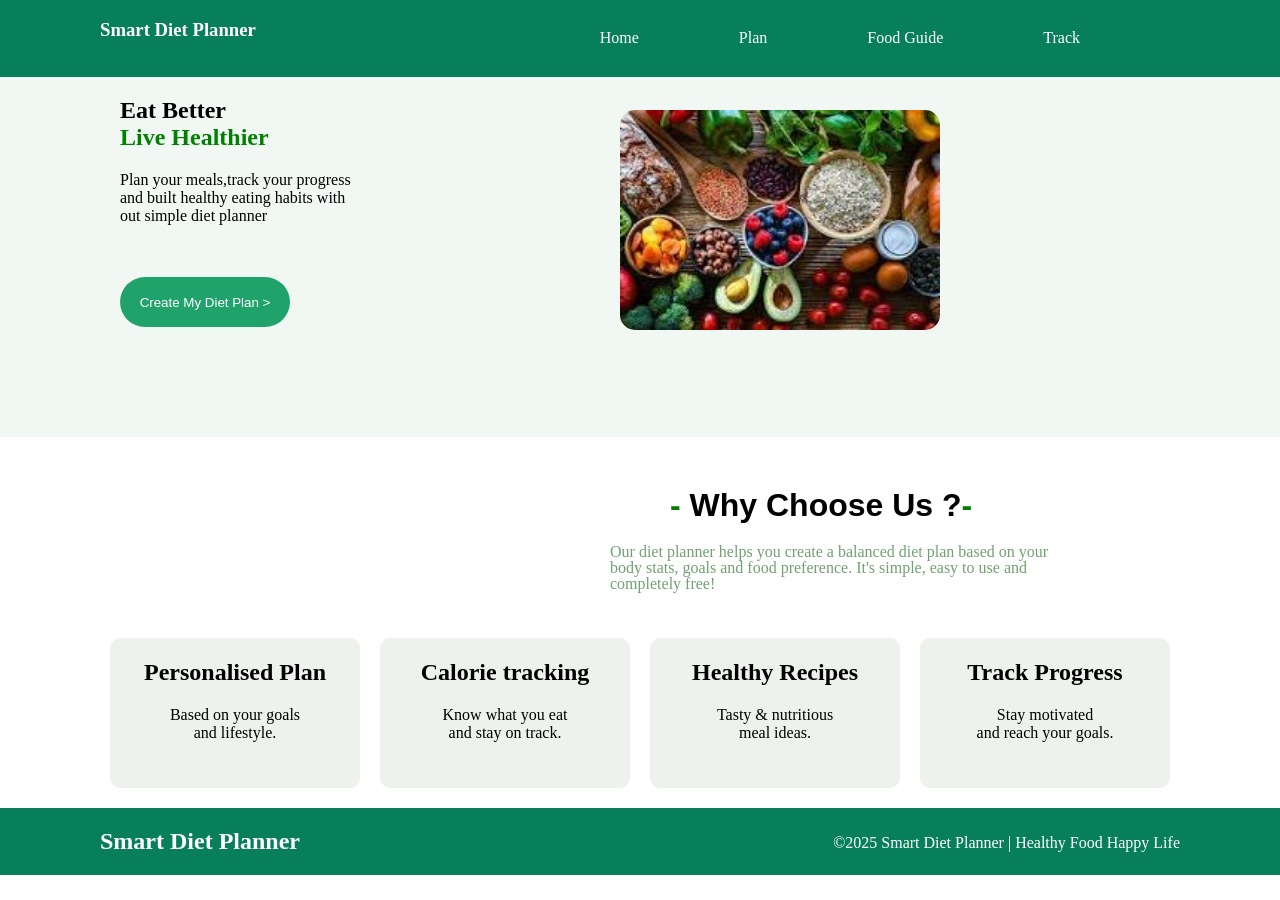
<file: smart diet planner/index.html>
<!DOCTYPE html>
<html lang="en">

<head>
    <meta charset="UTF-8">
    <meta name="viewport" content="width=device-width, initial-scale=1.0">
    <link rel="stylesheet" href="style.css">
    <title>Diet Planner</title>
</head>

<body>
    <header>


        <h3 id="mainHeading"><span>Smart </span>Diet Planner</h3>

        <nav class="links">
            <a href="index.html" >Home </a>
            <a href="myPlan.html" target="_blank">Plan </a>
            <a href="foodGuide.html" target="_blank">Food Guide </a>
            <a href="track.html" target="_blank">Track </a>
        </nav>
    </header>
    <div class="hero">
        <br>
        <div class="innerhero">
            <h2>Eat Better<br><span>Live Healthier</span></h2>
            <p>Plan your meals,track your progress <br>and built healthy eating habits with <br> out simple diet planner
            </p>

            <br>
            <br>

            <button type="button" id="createPlanBtn">Create My Diet Plan &gt;</button>
        </div>
        <div class="image">
            <img src="diet image 2.jpg" alt="food image" height="220px">
        </div>
    </div>
    <div class="contentparagraph">
        <h1><span>- </span>Why Choose Us ?<span>-</span></h1>
        <p>Our diet planner helps you create a balanced diet plan based on your <br> body stats, goals and food
            preference. It's simple, easy to use and <br> <span>completely free!</span></p>
    </div>

    <div class="cards">

        <div class="card">
            <h2>Personalised Plan</h2>
            <p>Based on your goals <br> and lifestyle.</p>
        </div>
        <div class="card">
            <h2>Calorie tracking</h2>
            <p>Know what you eat <br> and stay on track.</p>
        </div>
        <div class="card">
            <h2>Healthy Recipes</h2>
            <p>Tasty & nutritious <br> meal ideas.</p>
        </div>
        <div class="card">
            <h2>Track Progress</h2>
            <p>Stay motivated <br> and reach your goals.</p>
        </div>

    </div>

    <footer class="footer">
        <h2 id="lowerheading">Smart Diet Planner</h2>
        <p id="lowerParagraph">©2025 Smart Diet Planner | Healthy Food Happy Life</p>
    </footer>


    <script src="script.js"></script>
</body>

</html>
</file>
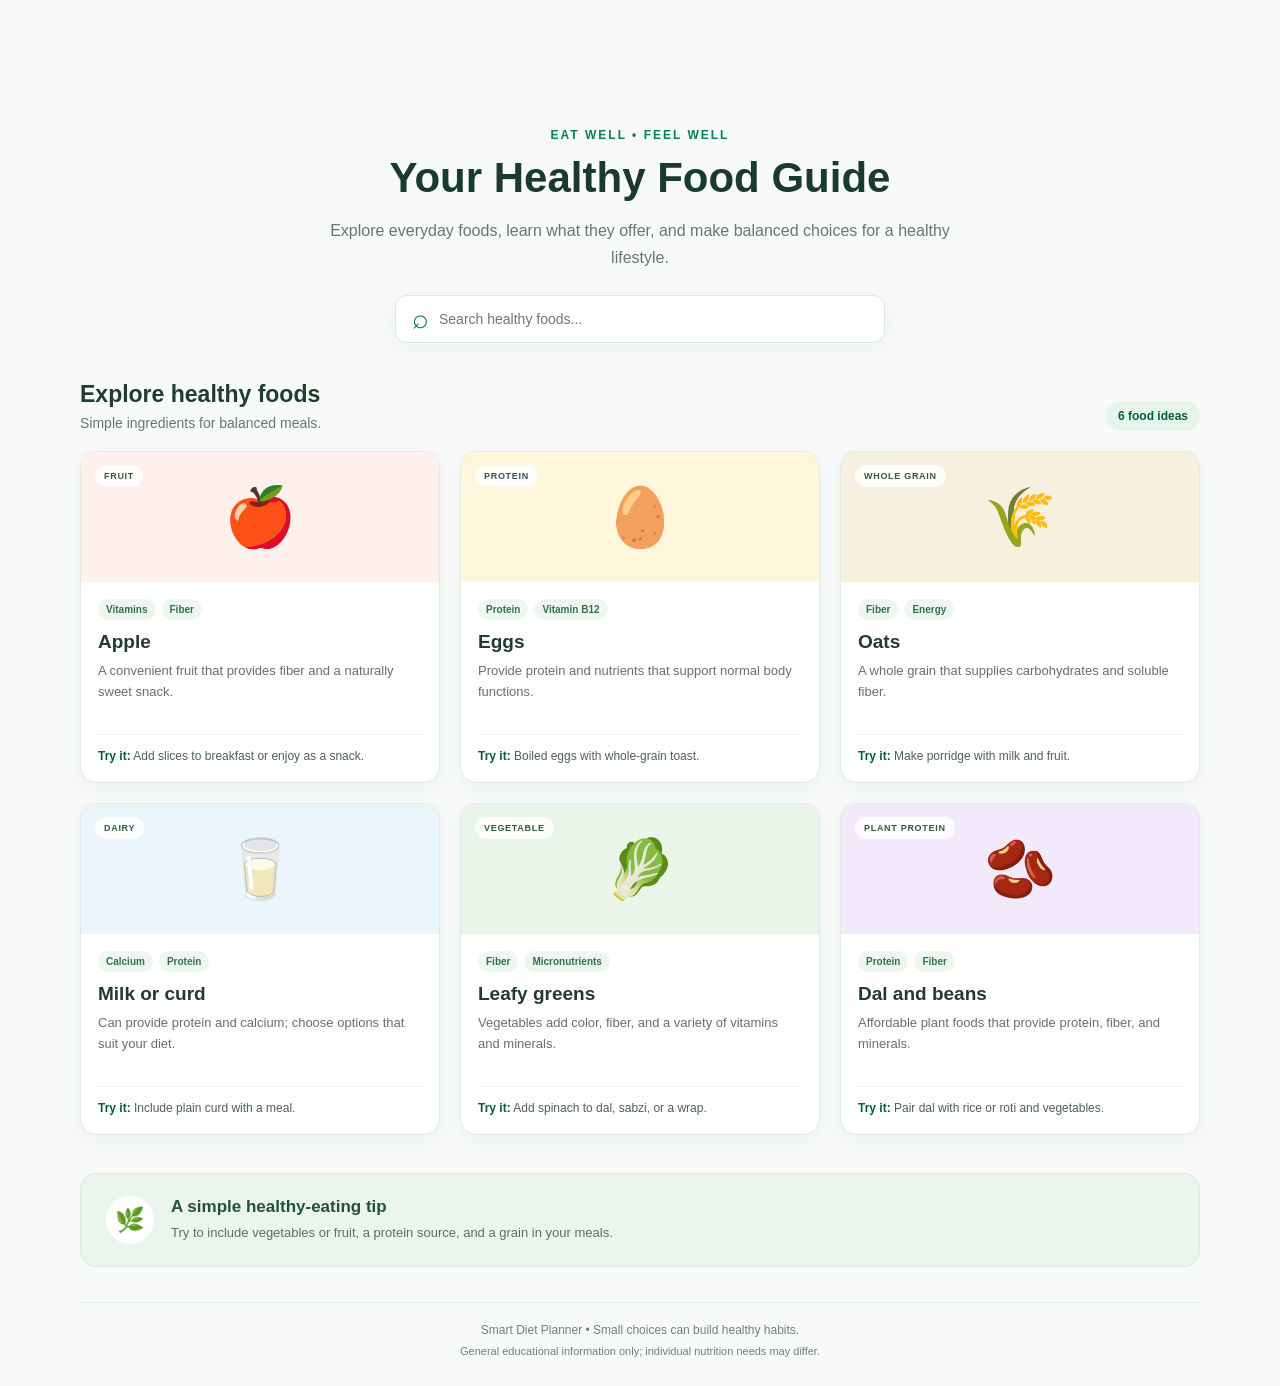
<file: smart diet planner/foodGuide.html>
<!DOCTYPE html>
<html lang="en">
<head>
    <meta charset="UTF-8">
    <meta name="viewport" content="width=device-width, initial-scale=1.0">
    <title>Food Guide | Smart Diet Planner</title>
    <link rel="stylesheet" href="foodGuide.css">
</head>
<body>

    <header class="navbar">
        <a class="brand" href="#">Smart<span>Diet</span></a>

        <nav>
            <a href="#">Home</a>
            <a href="#">My Plan</a>
            <a class="active" href="#">Food Guide</a>
            <a href="#">Track</a>
        </nav>
    </header>

    <main class="page">

        <section class="intro">
            <p class="eyebrow">EAT WELL • FEEL WELL</p>
            <h1>Your Healthy Food Guide</h1>

            <p class="intro-text">
                Explore everyday foods, learn what they offer, and make
                balanced choices for a healthy lifestyle.
            </p>

            <div class="search-wrap">
                <span>⌕</span>
                <input type="search" id="foodSearch"
                       placeholder="Search healthy foods..."
                       aria-label="Search healthy foods">
            </div>
        </section>

        <section class="guide-section">
            <div class="section-heading">
                <div>
                    <h2>Explore healthy foods</h2>
                    <p>Simple ingredients for balanced meals.</p>
                </div>

                <span class="count" id="foodCount">6 food ideas</span>
            </div>

            <div class="food-grid">

                <article class="food-card">
                    <div class="food-visual fruit">
                        <span>🍎</span>
                        <small>FRUIT</small>
                    </div>

                    <div class="food-info">
                        <div class="tags">
                            <span>Vitamins</span>
                            <span>Fiber</span>
                        </div>

                        <h3>Apple</h3>
                        <p>A convenient fruit that provides fiber
                           and a naturally sweet snack.</p>

                        <div class="food-tip">
                            <strong>Try it:</strong>
                            Add slices to breakfast or enjoy as a snack.
                        </div>
                    </div>
                </article>

                <article class="food-card">
                    <div class="food-visual protein">
                        <span>🥚</span>
                        <small>PROTEIN</small>
                    </div>

                    <div class="food-info">
                        <div class="tags">
                            <span>Protein</span>
                            <span>Vitamin B12</span>
                        </div>

                        <h3>Eggs</h3>
                        <p>Provide protein and nutrients that support
                           normal body functions.</p>

                        <div class="food-tip">
                            <strong>Try it:</strong>
                            Boiled eggs with whole-grain toast.
                        </div>
                    </div>
                </article>

                <article class="food-card">
                    <div class="food-visual grains">
                        <span>🌾</span>
                        <small>WHOLE GRAIN</small>
                    </div>

                    <div class="food-info">
                        <div class="tags">
                            <span>Fiber</span>
                            <span>Energy</span>
                        </div>

                        <h3>Oats</h3>
                        <p>A whole grain that supplies carbohydrates
                           and soluble fiber.</p>

                        <div class="food-tip">
                            <strong>Try it:</strong>
                            Make porridge with milk and fruit.
                        </div>
                    </div>
                </article>

                <article class="food-card">
                    <div class="food-visual dairy">
                        <span>🥛</span>
                        <small>DAIRY</small>
                    </div>

                    <div class="food-info">
                        <div class="tags">
                            <span>Calcium</span>
                            <span>Protein</span>
                        </div>

                        <h3>Milk or curd</h3>
                        <p>Can provide protein and calcium; choose
                           options that suit your diet.</p>

                        <div class="food-tip">
                            <strong>Try it:</strong>
                            Include plain curd with a meal.
                        </div>
                    </div>
                </article>

                <article class="food-card">
                    <div class="food-visual greens">
                        <span>🥬</span>
                        <small>VEGETABLE</small>
                    </div>

                    <div class="food-info">
                        <div class="tags">
                            <span>Fiber</span>
                            <span>Micronutrients</span>
                        </div>

                        <h3>Leafy greens</h3>
                        <p>Vegetables add color, fiber, and a variety
                           of vitamins and minerals.</p>

                        <div class="food-tip">
                            <strong>Try it:</strong>
                            Add spinach to dal, sabzi, or a wrap.
                        </div>
                    </div>
                </article>

                <article class="food-card">
                    <div class="food-visual legumes">
                        <span>🫘</span>
                        <small>PLANT PROTEIN</small>
                    </div>

                    <div class="food-info">
                        <div class="tags">
                            <span>Protein</span>
                            <span>Fiber</span>
                        </div>

                        <h3>Dal and beans</h3>
                        <p>Affordable plant foods that provide
                           protein, fiber, and minerals.</p>

                        <div class="food-tip">
                            <strong>Try it:</strong>
                            Pair dal with rice or roti and vegetables.
                        </div>
                    </div>
                </article>

            </div>
        </section>

        <section class="tip-banner">
            <div class="tip-icon">🌿</div>

            <div>
                <h2>A simple healthy-eating tip</h2>
                <p>
                    Try to include vegetables or fruit, a protein source,
                    and a grain in your meals.
                </p>
            </div>
        </section>

        <footer>
            <p>Smart Diet Planner • Small choices can build healthy habits.</p>
            <small>
                General educational information only; individual
                nutrition needs may differ.
            </small>
        </footer>

    </main>
    <script src="script.js"></script>
</body>
</html>
</file>
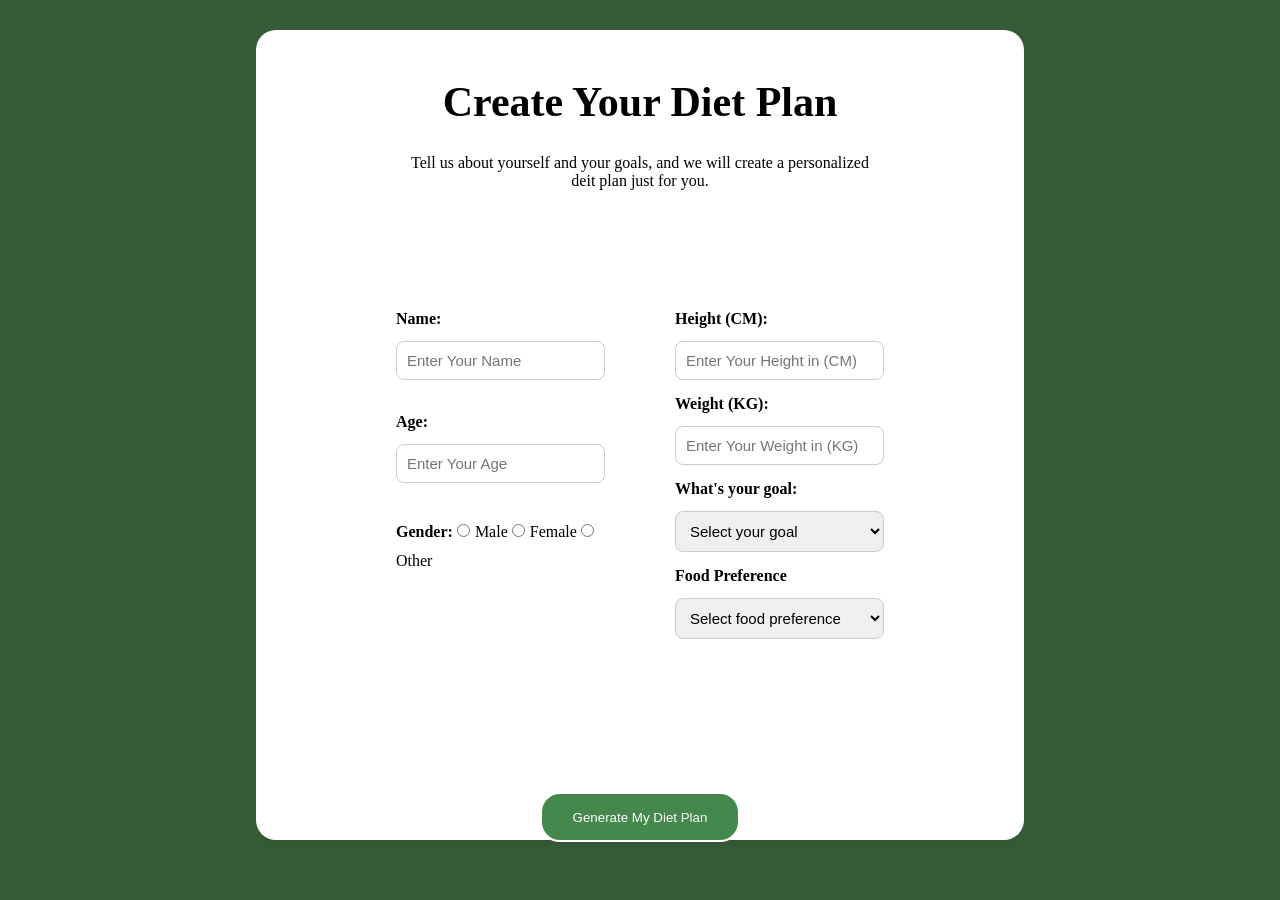
<file: smart diet planner/myPlan.html>
<!DOCTYPE html>
<html lang="en">
<head>
    <meta charset="UTF-8">
    <meta name="viewport" content="width=device-width, initial-scale=1.0">
    <link rel="stylesheet" href="myplan.css">
    <title>My Plan</title>
</head>
<body>
    
    <div class="container">
        <h1 class="tittle">Create Your Diet Plan</h1>
        <p  class="subtittle">Tell us about yourself and your goals, and we will create a personalized <br> deit plan just for you. </p>

    <form action="#" class="form" id="dietForm" name="form1">
        <div class="first">


        <label for="">Name:</label>
        <input type="text" id="name" name="fname" placeholder="Enter Your Name" required><br>
        <br>
        <label for="">Age:</label>
        <input type="number" id="age" min="1" max="100" placeholder="Enter Your Age" required><br>
        <br>
        <label for="">Gender:</label>
        <input type="radio" name="gender" value="male" required>Male
        <input type="radio" name="gender" value="female">Female
        <input type="radio" name="gender" value="other">Other
        <br>
        </div>

        <div class="second">


        <label for="">Height (CM):</label>
        <input type="number" id="height" min="1" max="250" placeholder="Enter Your Height in (CM)" required><br>

        <label for="" >Weight (KG):</label>
        <input type="number" id="weight" min="1" max="500" placeholder="Enter Your Weight in (KG)" required><br>

        <label for="">What's your goal:</label> 
        <select name="goal" id="goal" required>
            <option value="">Select your goal</option>
            <option value="gain">Weight Gain</option>
            <option value="loss">Weight Loss</option>
            <option value="maintain">Maintain Weight</option>
        </select><br>

        <label for="">Food Preference</label>
        <select name="foodPreference" id="foodPreference" required>
            <option value="">Select food preference</option>
            <option value="vegetarian">Vegetarian</option>
            <option value="non-vegetarian">Non-Vegetarian</option>
        </select><br>
        <br>

        </div>    
         
        
    </form>
<button type="submit" form="dietForm">Generate My Diet Plan</button>
    <section id="planResult" class="plan-result" aria-live="polite"></section>
    </div>
    <script src="script.js"></script>
</body>
</html>
</file>
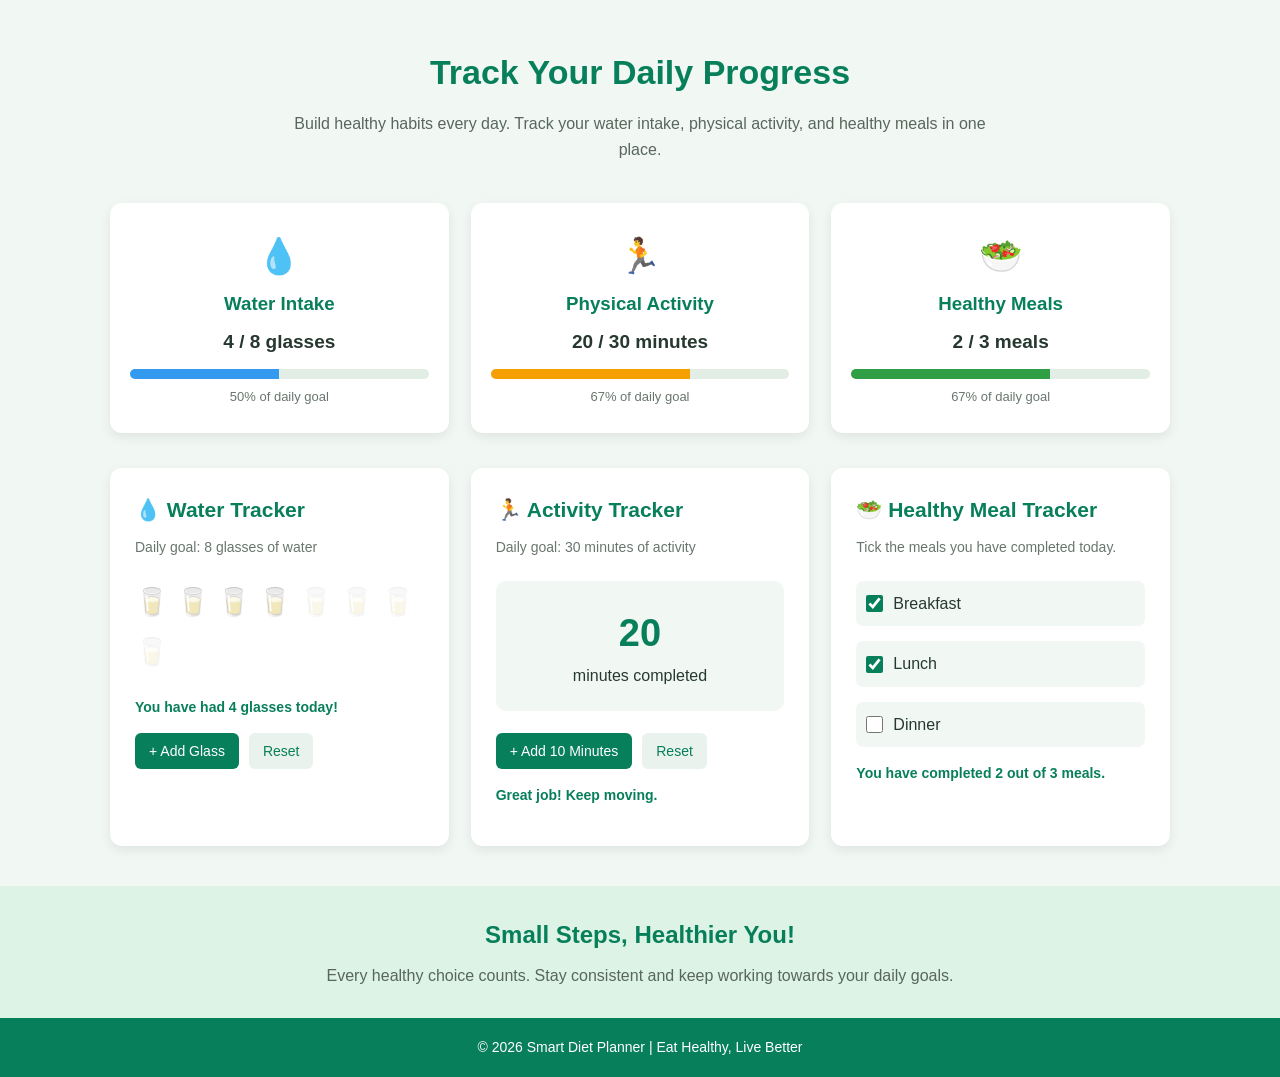
<file: smart diet planner/track.html>
<!DOCTYPE html>
<html lang="en">
<head>
    <meta charset="UTF-8">
    <meta name="viewport" content="width=device-width, initial-scale=1.0">
    <title>Track Your Progress | Smart Diet Planner</title>
    <link rel="stylesheet" href="track.css">
</head>
<body>

    <!-- Navigation Bar -->
    <!-- <header class="header">
        <h2 class="logo">Smart Diet Planner</h2>

        <nav class="navbar">
            <a href="index.html">Home</a>
            <a href="myplan.html">My Plan</a>
            <a href="foodguide.html">Food Guide</a>
            <a href="track.html" class="active">Track</a>
        </nav>
    </header> -->

    <!-- Page Introduction -->
    <section class="intro">
        <h1>Track Your Daily Progress</h1>
        <p>
            Build healthy habits every day. Track your water intake,
            physical activity, and healthy meals in one place.
        </p>
    </section>

    <!-- Daily Summary -->
    <section class="summary">
        <div class="summary-card">
            <div class="icon">💧</div>
            <h3>Water Intake</h3>
            <p class="number" id="waterSummary">4 / 8 glasses</p>
            <div class="progress-bar">
                <div class="water-progress" id="waterProgress"></div>
            </div>
            <p class="small-text" id="waterPercent">50% of daily goal</p>
        </div>

        <div class="summary-card">
            <div class="icon">🏃</div>
            <h3>Physical Activity</h3>
            <p class="number" id="activitySummary">20 / 30 minutes</p>
            <div class="progress-bar">
                <div class="activity-progress" id="activityProgress"></div>
            </div>
            <p class="small-text" id="activityPercent">67% of daily goal</p>
        </div>

        <div class="summary-card">
            <div class="icon">🥗</div>
            <h3>Healthy Meals</h3>
            <p class="number" id="mealSummary">2 / 3 meals</p>
            <div class="progress-bar">
                <div class="meal-progress" id="mealProgress"></div>
            </div>
            <p class="small-text" id="mealPercent">67% of daily goal</p>
        </div>
    </section>

    <!-- Tracking Activities -->
    <main class="tracking-section">

        <!-- Water Tracking -->
        <div class="track-card">
            <h2>💧 Water Tracker</h2>
            <p>Daily goal: 8 glasses of water</p>

            <div class="water-count">
                <span>🥛</span>
                <span>🥛</span>
                <span>🥛</span>
                <span>🥛</span>
                <span class="empty">🥛</span>
                <span class="empty">🥛</span>
                <span class="empty">🥛</span>
                <span class="empty">🥛</span>
            </div>

            <p class="status" id="waterStatus">You have had 4 glasses today!</p>

            <div class="button-group">
                <button type="button" id="addWater">+ Add Glass</button>
                <button type="button" class="reset-btn" id="resetWater">Reset</button>
            </div>
        </div>

        <!-- Exercise Tracking -->
        <div class="track-card">
            <h2>🏃 Activity Tracker</h2>
            <p>Daily goal: 30 minutes of activity</p>

            <div class="activity-box">
                <span class="activity-number" id="activityNumber">20</span>
                <span>minutes completed</span>
            </div>

            <div class="button-group">
                <button type="button" id="addActivity">+ Add 10 Minutes</button>
                <button type="button" class="reset-btn" id="resetActivity">Reset</button>
            </div>

            <p class="status" id="activityStatus">Great job! Keep moving.</p>
        </div>

        <!-- Meal Tracking -->
        <div class="track-card">
            <h2>🥗 Healthy Meal Tracker</h2>
            <p>Tick the meals you have completed today.</p>

            <div class="meal-list">
                <label>
                    <input type="checkbox" class="meal-checkbox" checked>
                    Breakfast
                </label>

                <label>
                    <input type="checkbox" class="meal-checkbox" checked>
                    Lunch
                </label>

                <label>
                    <input type="checkbox" class="meal-checkbox">
                    Dinner
                </label>
            </div>

            <p class="status" id="mealStatus">You have completed 2 out of 3 meals.</p>
        </div>

    </main>

    <!-- Motivational Message -->
    <section class="motivation">
        <h2>Small Steps, Healthier You!</h2>
        <p>
            Every healthy choice counts. Stay consistent and keep
            working towards your daily goals.
        </p>
    </section>

    <!-- Footer -->
    <footer class="footer">
        <p>© 2026 Smart Diet Planner | Eat Healthy, Live Better</p>
    </footer>

    <script src="script.js"></script>
</body>
</html>
</file>
<file: smart diet planner/style.css>
*{
    box-sizing: border-box;
}
body{
    margin: 0;
    /* padding: 0; */
    overflow-x: hidden;
}
header{
    display: inline-block;
    height: 10%;
    width: 100%;
    background-color: #087F5B;
    color: white;
    /* position: fixed; */

}
#mainHeading{
    display: inline-block;
    position: relative;
    left: 100px;
}

.links{
    display: flex;
    justify-content: right;
    position: relative;
    right: 200px;
    bottom: 30px;
    gap: 100px;  
}

a{
    text-decoration: none;
    color: white; 
}
/* a:hover{
    height: 50px;
    width: 50px;
    background-color: white;
    color: rgb(38, 38, 129);
    border: 2px solid green;
} */
.hero{
    height: 40vh;
    width: 100%;
    background-color: #F1F8F4;
    display: flex;
}
.innerhero{
    position: relative;
    left: 120px;
}
.innerhero h1{
    font-size: 48px;
    line-height: 1.1;
}
.innerhero h2 span{
    color: green;
}
.innerhero button{
    background-color: #20A36A;
    color: white;
    height: 50px;
    width: 170px;
    border: 0px solid ;
    border-radius: 30px;
}
button:hover{
    background-color: #087F5B;
    color: white;
    cursor: pointer;
    transform: scale(1.05);
}
.image img{
    position: absolute;
    right: 340px;
    top: 110px;
    border-radius: 15px;
}
.paragraph{
    background-color: pink;
}
.contentparagraph h1{
    position: relative;
    left: 620px;
    font-weight: 48px;
    font-family: 'Gill Sans', 'Gill Sans MT', Calibri, 'Trebuchet MS', sans-serif;
    margin: 50px;
}
.contentparagraph h1 span{
    color: green;
}
.contentparagraph p{
    position: relative;
    bottom: 30px;
    left: 610px;
    color: rgb(113, 161, 113);
    line-height: 1;
}
.contentparagraph p span{
    display: inline-block;
}
.cards{
    display: flex;
    gap: 20px;
    justify-content: center;
}
.card{
    height: 150px;
    width: 250px;
    background-color: rgb(237, 242, 237);
    text-align: center;
    border: 1px solid rgb(237, 242, 237);
    border-radius: 10px ;
    /* box-shadow: 0 4px 12px rgba(0,0,0,0.2); */
}
.card:hover{
    transform: scale(-5x);
    box-shadow: 0 8px 20px rgba(0, 0, 0, 0.15);
}
.footer{
    background-color: #087F5B;
    display: flex;
    margin-top: 20px;
    justify-content: space-between;
    color: white;
}

#lowerheading{
    position: relative;
    left: 100px;

}
#lowerParagraph{
    position: relative;
    right: 100px;
    top: 10px;
}
</file>
<file: smart diet planner/foodGuide.css>
* {
    box-sizing: border-box;
}

:root {
    --green: #087f5b;
    --dark-green: #075c43;
    --text: #24332c;
    --muted: #68766f;
    --border: #e1eae5;
}

body {
    margin: 0;
    font-family: Arial, Helvetica, sans-serif;
    background: #f7faf8;
    color: var(--text);
}

/* Navigation bar */
.navbar {
    visibility: hidden;
    min-height: 76px;
    padding: 0 7%;
    display: flex;
    justify-content: space-between;
    align-items: center;
    gap: 24px;
    background: white;
    border-bottom: 1px solid var(--border);
}

.brand {
    color: var(--dark-green);
    font-size: 25px;
    font-weight: 800;
    text-decoration: none;
}

.brand span {
    color: #58a779;
}

.navbar nav {
    display: flex;
    align-items: center;
    gap: 30px;
}

.navbar nav a {
    color: #52645a;
    text-decoration: none;
    font-size: 14px;
    font-weight: 600;
    padding: 10px 0;
}

.navbar nav a:hover,
.navbar nav a.active {
    color: var(--green);
}

.navbar nav a.active {
    border-bottom: 2px solid var(--green);
}

/* Main page */
.page {
    width: min(1120px, 90%);
    margin: 0 auto;
}

/* Introduction section */
.intro {
    text-align: center;
    padding: 52px 16px 38px;
}

.eyebrow {
    margin: 0 0 12px;
    color: var(--green);
    font-size: 12px;
    font-weight: 800;
    letter-spacing: 2px;
}

.intro h1 {
    margin: 0;
    color: #193b2d;
    font-size: clamp(30px, 4vw, 42px);
}

.intro-text {
    max-width: 620px;
    margin: 15px auto 24px;
    color: var(--muted);
    font-size: 16px;
    line-height: 1.7;
}

/* Search bar */
.search-wrap {
    width: min(490px, 100%);
    margin: 0 auto;
    padding: 0 16px;
    display: flex;
    align-items: center;
    gap: 10px;
    background: white;
    border: 1px solid #dce7e0;
    border-radius: 12px;
    box-shadow: 0 5px 18px rgba(23, 69, 45, 0.04);
}

.search-wrap span {
    color: var(--green);
    font-size: 28px;
}

.search-wrap input {
    width: 100%;
    min-width: 0;
    padding: 15px 0;
    border: 0;
    outline: none;
    background: transparent;
    font-size: 14px;
}

/* Food guide heading */
.guide-section {
    padding-bottom: 28px;
}

.section-heading {
    display: flex;
    justify-content: space-between;
    align-items: end;
    gap: 16px;
    margin-bottom: 20px;
}

.section-heading h2 {
    margin: 0 0 7px;
    font-size: 23px;
    color: #203d2e;
}

.section-heading p {
    margin: 0;
    color: var(--muted);
    font-size: 14px;
}

.count {
    padding: 8px 12px;
    border-radius: 20px;
    background: #e7f4ec;
    color: var(--dark-green);
    font-size: 12px;
    font-weight: 700;
    white-space: nowrap;
}

/* Food cards layout */
.food-grid {
    display: grid;
    grid-template-columns: repeat(3, minmax(0, 1fr));
    gap: 20px;
}

.food-card {
    overflow: hidden;
    background: white;
    border: 1px solid var(--border);
    border-radius: 16px;
    box-shadow: 0 5px 18px rgba(25, 65, 44, 0.045);
    transition: transform 0.2s ease,
                box-shadow 0.2s ease;
}

.food-card:hover {
    transform: translateY(-4px);
    box-shadow: 0 12px 25px rgba(25, 65, 44, 0.10);
}

/* Food illustration area */
.food-visual {
    min-height: 130px;
    display: flex;
    justify-content: center;
    align-items: center;
    position: relative;
}

.food-visual > span {
    font-size: 58px;
}

.food-visual small {
    position: absolute;
    top: 13px;
    left: 14px;
    padding: 6px 9px;
    border-radius: 20px;
    background: rgba(255, 255, 255, 0.8);
    color: #355b45;
    font-size: 9px;
    font-weight: 800;
    letter-spacing: 0.7px;
}

/* Different backgrounds for food types */
.fruit {
    background: #fff0eb;
}

.protein {
    background: #fff6dc;
}

.grains {
    background: #f8f0df;
}

.dairy {
    background: #eaf5fc;
}

.greens {
    background: #e9f5e9;
}

.legumes {
    background: #f2eafa;
}

/* Food information */
.food-info {
    padding: 17px;
}

.tags {
    display: flex;
    flex-wrap: wrap;
    gap: 6px;
    margin-bottom: 11px;
}

.tags span {
    padding: 5px 8px;
    border-radius: 20px;
    background: #edf7f0;
    color: #34704c;
    font-size: 10px;
    font-weight: 700;
}

.food-info h3 {
    margin: 0 0 8px;
    color: #213c2e;
    font-size: 19px;
}

.food-info p {
    min-height: 58px;
    margin: 0;
    color: #64736a;
    font-size: 13px;
    line-height: 1.6;
}

.food-tip {
    margin-top: 15px;
    padding-top: 12px;
    border-top: 1px solid #edf1ee;
    color: #4d6255;
    font-size: 12px;
    line-height: 1.5;
}

.food-tip strong {
    color: var(--dark-green);
}

/* Healthy eating tip */
.tip-banner {
    display: flex;
    align-items: center;
    gap: 17px;
    margin: 10px 0 35px;
    padding: 22px 25px;
    background: #eaf5ee;
    border: 1px solid #d7eadd;
    border-radius: 16px;
}

.tip-icon {
    width: 48px;
    height: 48px;
    flex: 0 0 48px;
    display: grid;
    place-items: center;
    border-radius: 50%;
    background: white;
    font-size: 24px;
}

.tip-banner h2 {
    margin: 0 0 6px;
    color: #245238;
    font-size: 17px;
}

.tip-banner p {
    margin: 0;
    color: #587064;
    font-size: 13px;
    line-height: 1.6;
}

/* Footer */
footer {
    padding: 20px 0 28px;
    border-top: 1px solid var(--border);
    text-align: center;
    color: #718078;
    font-size: 12px;
}

footer p {
    margin: 0 0 7px;
}

footer small {
    font-size: 11px;
}

/* Tablet layout */
@media (max-width: 850px) {
    .food-grid {
        grid-template-columns: repeat(2, minmax(0, 1fr));
    }

    .navbar {
        padding: 0 5%;
    }

    .navbar nav {
        gap: 18px;
    }
}

/* Mobile layout */
@media (max-width: 560px) {
    .navbar {
        padding: 15px 5%;
        flex-direction: column;
    }

    .navbar nav {
        width: 100%;
        justify-content: center;
        flex-wrap: wrap;
        gap: 10px 18px;
    }

    .intro {
        padding-top: 35px;
    }

    .intro-text {
        font-size: 14px;
    }

    .section-heading {
        align-items: start;
        flex-direction: column;
    }

    .food-grid {
        grid-template-columns: 1fr;
    }

    .food-info p {
        min-height: auto;
    }

    .tip-banner {
        align-items: flex-start;
        padding: 18px;
    }
}
</file>
<file: smart diet planner/myplan.css>
*{
    box-sizing: border-box;
}
body{
    margin: 0;
    overflow-x: hidden;
    display: flex;
    justify-content: center;
    align-items: center;
    text-align: center;
    background-color: rgb(54, 91, 54);
}

.container{
    height: 90vh;
    width: 60%;
    background-color: white;
    text-align: center;
    align-items: center;
    padding: 20px;
    position: relative;
    top: 30px;
    box-shadow: 0 4px 8px rgba(0, 0, 0, 0.05);
    border-radius: 20px;
}
.tittle{
    font-size: 42px;
    font-weight: 900;
}
.form{
    display: flex;
    padding: 50px;
    margin: 50px;
}
.first{
    margin: 20px;
}
.second{
    margin: 20px;
}
button{
    height: 50px;
    width: 200px;
    background-color: rgba(61, 132, 69, 0.959);
    color: white;
    border: 2px solid white;
    border-radius: 20px;
}
button:hover{
    cursor: pointer;
    transform: scale(1.05);
}

/* Organize the form into two equal columns */
.form {
    display: flex;
    justify-content: space-between;
    align-items: flex-start;
    gap: 30px;
}

/* Give both sections equal space */
.first,
.second {
    flex: 1;
    text-align: left;
    min-width: 0;
}

/* Organize labels and form fields */
.form label {
    display: inline-block;
    margin-bottom: 8px;
    font-weight: 600;
}

/* Keep input fields organized and consistent */
.form input[type="text"],
.form input[type="number"],
.form select {
    width: 100%;
    padding: 10px;
    margin: 5px 0 15px;
    border: 1px solid #ccc;
    border-radius: 8px;
    font-size: 15px;
}

/* Keep gender radio buttons in line */
.form input[type="radio"] {
    margin: 8px 5px 15px 0;
    accent-color: #3d8445;
}

/* Improve the form's spacing */
.form br {
    line-height: 1.5;
}

/* Keep the button centered */
.container button {
    display: block;
    margin: 20px auto 0;
}
/* JavaScript-generated diet plan */
.plan-result {
    width: min(90%, 650px);
    margin: 18px auto 10px;
    padding: 18px;
    border-radius: 12px;
    background: #eaf5ee;
    color: #245238;
    text-align: left;
    line-height: 1.6;
}
.plan-result:empty { display: none; }
.plan-result h2 { margin: 0 0 8px; }
.plan-result ul { padding-left: 22px; }
@media (max-width: 800px) {
    .container { width: 94%; height: auto; top: 15px; margin-bottom: 30px; }
    .form { flex-direction: column; padding: 12px; margin: 10px; gap: 0; }
    .first, .second { width: 100%; margin: 8px 0; }
    .tittle { font-size: 30px; }
}
</file>
<file: smart diet planner/track.css>
/* General Styling */
* {
    margin: 0;
    padding: 0;
    box-sizing: border-box;
}

body {
    font-family: Arial, sans-serif;
    background-color: #F1F8F4;
    color: #26382F;
    line-height: 1.6;
}

/* Navigation Bar */
/* .header {
    background-color: #087F5B;
    color: white;
    padding: 18px 6%;
    display: flex;
    justify-content: space-between;
    align-items: center;
    flex-wrap: wrap;
    gap: 15px;
} */

.logo {
    font-size: 24px;
}

.navbar {
    display: flex;
    gap: 25px;
    flex-wrap: wrap;
}

.navbar a {
    color: white;
    text-decoration: none;
    font-size: 16px;
    transition: 0.3s;
}

.navbar a:hover,
.navbar a.active {
    color: #D3F9D8;
    border-bottom: 2px solid #D3F9D8;
    padding-bottom: 5px;
}

/* Introduction */
.intro {
    text-align: center;
    padding: 45px 20px 30px;
}

.intro h1 {
    color: #087F5B;
    font-size: 34px;
    margin-bottom: 12px;
}

.intro p {
    max-width: 700px;
    margin: auto;
    color: #58665E;
    font-size: 16px;
}

/* Summary Cards */
.summary {
    display: grid;
    grid-template-columns: repeat(3, minmax(0, 1fr));
    gap: 22px;
    max-width: 1100px;
    margin: 10px auto 35px;
    padding: 0 20px;
}

.summary-card {
    background-color: white;
    text-align: center;
    padding: 25px 20px;
    border-radius: 12px;
    box-shadow: 0 4px 12px rgba(0, 0, 0, 0.08);
}

.icon {
    font-size: 35px;
    margin-bottom: 5px;
}

.summary-card h3 {
    color: #087F5B;
    margin-bottom: 8px;
}

.number {
    font-size: 19px;
    font-weight: bold;
    margin-bottom: 12px;
}

/* Progress Bars */
.progress-bar {
    height: 10px;
    background-color: #E2EDE6;
    border-radius: 10px;
    overflow: hidden;
    margin-bottom: 8px;
}

.water-progress {
    width: 50%;
    height: 100%;
    background-color: #339AF0;
}

.activity-progress {
    width: 67%;
    height: 100%;
    background-color: #F59F00;
}

.meal-progress {
    width: 67%;
    height: 100%;
    background-color: #2F9E44;
}

.small-text {
    font-size: 13px;
    color: #69766E;
}

/* Main Tracking Cards */
.tracking-section {
    max-width: 1100px;
    margin: auto;
    padding: 0 20px 35px;
    display: grid;
    grid-template-columns: repeat(3, minmax(0, 1fr));
    gap: 22px;
}

.track-card {
    background-color: white;
    padding: 25px;
    border-radius: 12px;
    box-shadow: 0 4px 12px rgba(0, 0, 0, 0.08);
}

.track-card h2 {
    color: #087F5B;
    font-size: 21px;
    margin-bottom: 10px;
}

.track-card > p {
    color: #69766E;
    font-size: 14px;
}

/* Water Tracker */
.water-count {
    display: flex;
    flex-wrap: wrap;
    gap: 7px;
    margin: 22px 0;
    font-size: 27px;
}

.water-count .empty {
    opacity: 0.3;
}

.status {
    color: #087F5B !important;
    font-weight: bold;
    margin: 15px 0;
}

/* Activity Tracker */
.activity-box {
    background-color: #F1F8F4;
    border-radius: 10px;
    padding: 22px 10px;
    margin: 22px 0;
    text-align: center;
    display: flex;
    flex-direction: column;
}

.activity-number {
    color: #087F5B;
    font-size: 38px;
    font-weight: bold;
}

/* Buttons */
.button-group {
    display: flex;
    flex-wrap: wrap;
    gap: 10px;
    margin-top: 15px;
}

button {
    background-color: #087F5B;
    color: white;
    border: none;
    padding: 10px 14px;
    border-radius: 6px;
    cursor: pointer;
    font-size: 14px;
    transition: 0.3s;
}

button:hover {
    background-color: #056647;
}

button.reset-btn {
    background-color: #E9F2EC;
    color: #087F5B;
}

button.reset-btn:hover {
    background-color: #D5E8DA;
}

/* Meal Tracker */
.meal-list {
    display: flex;
    flex-direction: column;
    gap: 15px;
    margin-top: 22px;
}

.meal-list label {
    display: flex;
    align-items: center;
    gap: 10px;
    padding: 10px;
    background-color: #F1F8F4;
    border-radius: 7px;
    cursor: pointer;
}

.meal-list input {
    width: 17px;
    height: 17px;
    accent-color: #087F5B;
}

/* Motivational Section */
.motivation {
    background-color: #DDF3E5;
    text-align: center;
    padding: 30px 20px;
    margin-top: 5px;
}

.motivation h2 {
    color: #087F5B;
    margin-bottom: 8px;
}

.motivation p {
    color: #58665E;
}

/* Footer */
.footer {
    background-color: #087F5B;
    color: white;
    text-align: center;
    padding: 18px;
    font-size: 14px;
}

/* Responsive Design */
@media (max-width: 850px) {
    .summary,
    .tracking-section {
        grid-template-columns: repeat(2, minmax(0, 1fr));
    }

    .header {
        flex-direction: column;
    }

    .navbar {
        justify-content: center;
    }
}

@media (max-width: 550px) {
    .summary,
    .tracking-section {
        grid-template-columns: 1fr;
    }

    .intro h1 {
        font-size: 27px;
    }

    .navbar {
        gap: 14px;
    }

    .logo {
        font-size: 22px;
    }
}
/* Progress widths are updated by JavaScript */
.water-progress, .activity-progress, .meal-progress {
    transition: width 0.25s ease;
}
</file>
